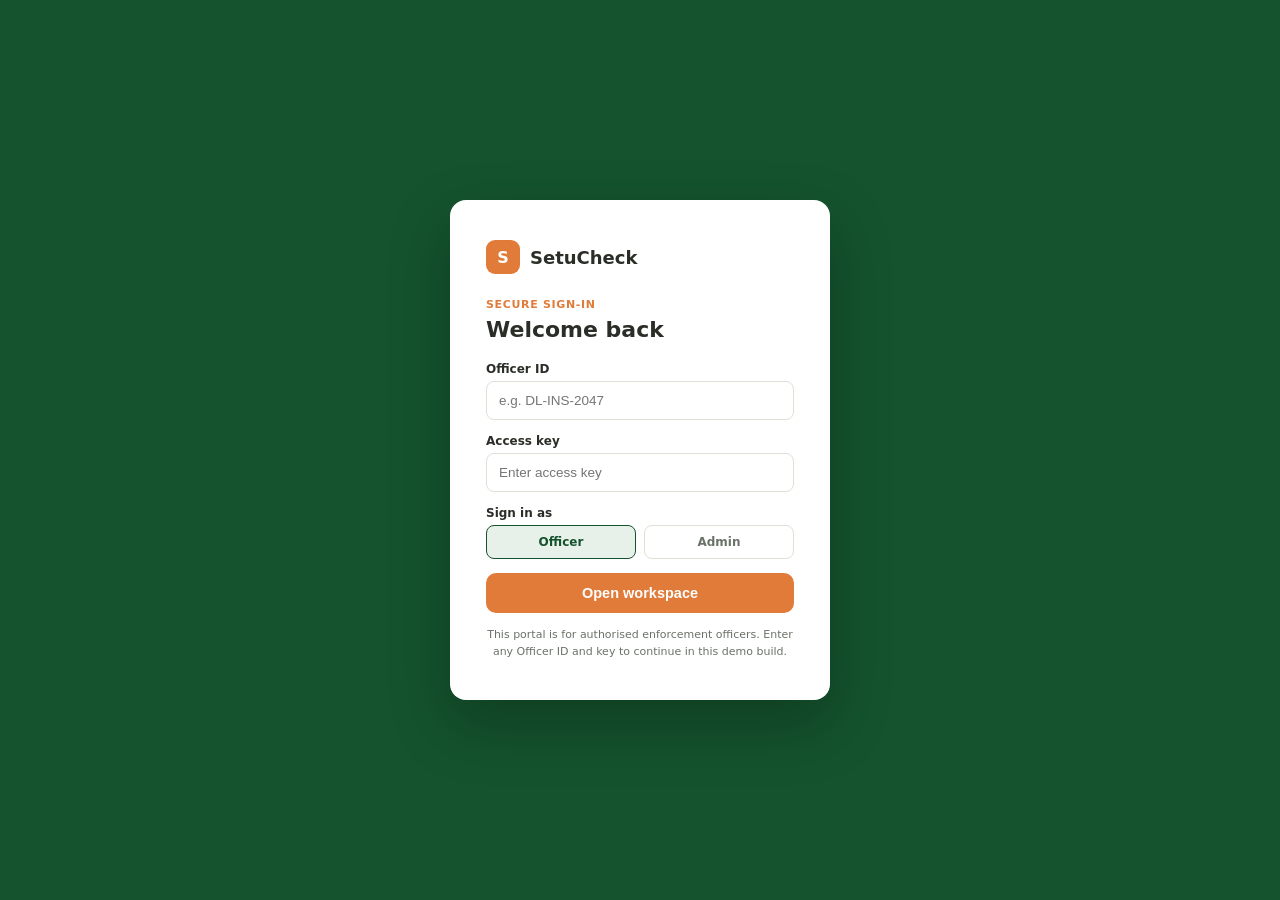
<file: frontend/index.html>
<!DOCTYPE html>
<html lang="en">
<head>
<meta charset="UTF-8" />
<meta name="viewport" content="width=device-width, initial-scale=1.0" />
<title>SetuCheck — Legal Metrology Compliance Portal</title>
<style>
  :root {
    --green:#14532D; --green-tint:#E8F0EA; --orange:#E07B39; --orange-tint:#FBEEE3;
    --ivory:#F7F5EF; --charcoal:#2A2E27; --muted:#6B7268; --border:#E2DFD4;
  }
  * { box-sizing:border-box; }
  body { margin:0; font-family:'Segoe UI',system-ui,-apple-system,sans-serif; background:var(--ivory); color:var(--charcoal); }

  /* ---------- Login screen ---------- */
  #loginScreen { min-height:100vh; display:flex; align-items:center; justify-content:center; background:var(--green); }
  .login-card { background:white; border-radius:16px; padding:40px 36px; width:380px; box-shadow:0 24px 60px rgba(0,0,0,.25); }
  .login-brand { display:flex; align-items:center; gap:10px; margin-bottom:24px; }
  .login-brand .mark { width:34px; height:34px; border-radius:9px; background:var(--orange); display:flex; align-items:center; justify-content:center; color:white; font-family:'Segoe UI Semibold','Segoe UI',system-ui,sans-serif; font-weight:800; }
  .login-brand span { font-family:'Segoe UI Semibold','Segoe UI',system-ui,sans-serif; font-weight:700; font-size:18px; }
  .login-eyebrow { color:var(--orange); font-size:11px; font-weight:700; letter-spacing:.06em; margin-bottom:6px;}
  .login-card h2 { font-family:'Segoe UI Semibold','Segoe UI',system-ui,sans-serif; font-size:22px; margin:0 0 20px; }
  label.field-label { font-size:12px; font-weight:600; display:block; margin-bottom:5px; }
  input.text-input { width:100%; padding:11px 12px; border:1px solid var(--border); border-radius:8px; font-size:13.5px; margin-bottom:14px; }
  button.primary { width:100%; padding:12px 0; border:none; border-radius:10px; background:var(--orange); color:white; font-weight:700; font-size:14.5px; cursor:pointer; }
  button.primary:disabled { opacity:.5; cursor:not-allowed; }
  .login-note { font-size:11px; color:var(--muted); margin-top:14px; line-height:1.5; text-align:center;}

  /* ---------- App shell ---------- */
  #app { display:none; min-height:100vh; }
  body.signed-in #app { display:flex; }
  body.signed-in #loginScreen { display:none; }

  nav.side { width:220px; background:var(--green); color:white; padding:24px 14px; flex-shrink:0; }
  .brand { display:flex; align-items:center; gap:10px; padding:0 8px 24px; }
  .brand .mark { width:32px; height:32px; border-radius:9px; background:var(--orange); display:flex; align-items:center; justify-content:center; font-family:'Segoe UI Semibold','Segoe UI',system-ui,sans-serif; font-weight:800; font-size:15px; }
  .brand span { font-family:'Segoe UI Semibold','Segoe UI',system-ui,sans-serif; font-weight:700; font-size:16.5px; }
  .navitem { display:flex; align-items:center; gap:10px; padding:10px 12px; border-radius:8px; margin-bottom:3px; font-size:14px; cursor:pointer; color:#CFE0D5; }
  .navitem.active { background:var(--orange); color:white; font-weight:600; }
  .navitem:hover:not(.active) { background:rgba(255,255,255,.07); }
  .side-foot { margin-top:22px; padding-top:14px; border-top:1px solid rgba(255,255,255,.12); display:flex; align-items:center; gap:9px; font-size:12.5px; }
  .avatar { width:28px; height:28px; border-radius:50%; background:var(--orange); display:flex; align-items:center; justify-content:center; font-weight:700; font-size:12px; }
  .signout { margin-left:auto; cursor:pointer; color:#CFE0D5; font-size:11px; text-decoration:underline; }

  main { flex:1; padding:26px 36px; max-width:1040px; }
  .topbar { display:flex; justify-content:flex-end; margin-bottom:10px; }
  .lang-toggle { display:flex; gap:2px; background:white; border:1px solid var(--border); border-radius:8px; padding:2px; }
  .lang-toggle button { border:none; background:transparent; padding:5px 12px; border-radius:6px; font-size:12px; font-weight:600; cursor:pointer; color:var(--muted); }
  .lang-toggle button.active { background:var(--green); color:white; }

  .page { display:none; }
  .page.active { display:block; }
  .eyebrow { color:var(--orange); font-size:11px; font-weight:700; letter-spacing:.06em; margin-bottom:6px; }
  h1 { font-family:'Segoe UI Semibold','Segoe UI',system-ui,sans-serif; font-weight:700; font-size:25px; margin:0 0 6px; }
  .lede { color:var(--muted); font-size:13.5px; margin:4px 0 22px; }

  .row2 { display:grid; grid-template-columns:1.6fr 1fr; gap:18px; align-items:start; margin-top:18px; }
  .panel { background:white; border:1px solid var(--border); border-radius:14px; overflow:hidden; }
  .panel-pad { padding:22px; }
  .panel-head { padding:15px 20px; border-bottom:1px solid var(--border); font-family:'Segoe UI Semibold','Segoe UI',system-ui,sans-serif; font-weight:600; font-size:14px; display:flex; justify-content:space-between; align-items:center; }
  .posture { background:var(--green); color:white; border-radius:14px; padding:22px; }
  .posture .eyebrow2 { color:#FFD9B8; font-size:11px; font-weight:700; letter-spacing:.06em; margin-bottom:8px; }
  .posture h2 { font-family:'Segoe UI Semibold','Segoe UI',system-ui,sans-serif; font-size:21px; margin:0 0 8px; }
  .posture p { font-size:12.5px; color:#D6E3DA; line-height:1.5; }

  .stats { display:flex; gap:14px; margin-bottom:22px; flex-wrap:wrap; }
  .stat { background:white; border:1px solid var(--border); border-radius:12px; padding:15px 18px; flex:1; min-width:140px; border-left:4px solid var(--green); }
  .stat.orange { border-left-color:var(--orange); }
  .stat .num { font-family:'Segoe UI Semibold','Segoe UI',system-ui,sans-serif; font-weight:700; font-size:23px; }
  .stat .label { font-size:11.5px; color:var(--muted); margin-top:2px; }

  .drop { border:2px dashed var(--border); border-radius:12px; padding:24px 16px; text-align:center; cursor:pointer; background:var(--ivory); margin-bottom:12px; }
  .drop:hover, .drop.dragover { border-color:var(--green); background:var(--green-tint); }
  .drop svg { color:var(--green); margin-bottom:6px; }
  .drop p { margin:2px 0; font-size:13px; }
  .drop p.hint { font-size:11px; color:var(--muted); }
  #fileInput { display:none; }
  #previewWrap { display:none; text-align:center; margin-bottom:12px; }
  #previewWrap img { max-height:140px; border-radius:10px; border:1px solid var(--border); }
  #status { text-align:center; font-size:12px; margin-top:10px; min-height:16px; }
  #status.error { color:#B3453C; }

  .result-header { display:flex; align-items:center; gap:10px; padding:13px 18px; border-radius:10px; margin:14px 0; font-family:'Segoe UI Semibold','Segoe UI',system-ui,sans-serif; font-weight:700; font-size:14px; }
  .result-header.COMPLIANT { background:var(--green-tint); color:var(--green); }
  .result-header.VIOLATION { background:var(--orange-tint); color:var(--orange); }
  .result-header.WARNING { background:#FBF3E3; color:#B8862F; }
  .decl-row { display:flex; justify-content:space-between; padding:10px 0; border-bottom:1px solid var(--border); font-size:12.8px; }
  .decl-row:last-child { border-bottom:none; }
  .decl-value { color:var(--muted); text-align:right; }
  .issues-box { margin-top:14px; padding:12px 16px; border-radius:10px; background:var(--orange-tint); font-size:12px; }
  .issues-box ul { margin:6px 0 0; padding-left:18px; }

  table { width:100%; border-collapse:collapse; font-size:12.5px; }
  thead th { text-align:left; padding:10px 16px; color:var(--muted); font-weight:600; font-size:10.5px; text-transform:uppercase; letter-spacing:.04em; border-bottom:1px solid var(--border); background:var(--ivory); }
  tbody td { padding:10px 16px; border-bottom:1px solid var(--border); }
  tbody tr:last-child td { border-bottom:none; }
  .pill { display:inline-flex; padding:3px 10px; border-radius:6px; font-size:10.5px; font-weight:700; }
  .pill.COMPLIANT { background:var(--green-tint); color:var(--green); }
  .pill.VIOLATION { background:var(--orange-tint); color:var(--orange); }
  .pill.WARNING { background:#FBF3E3; color:#B8862F; }

  .rule-search { padding:14px 20px; border-bottom:1px solid var(--border); }
  .rule-search input { width:100%; padding:9px 12px; border:1px solid var(--border); border-radius:8px; font-size:13px; }
  .chapter-label { background:var(--green-tint); color:var(--green); font-size:10.5px; font-weight:700; padding:8px 20px; letter-spacing:.04em; }
  .rule-row { padding:14px 20px; border-bottom:1px solid var(--border); cursor:pointer; }
  .rule-row:hover { background:var(--ivory); }
  .rule-num { display:inline-flex; width:26px; height:26px; border-radius:7px; background:var(--green-tint); color:var(--green); align-items:center; justify-content:center; font-family:'Segoe UI Semibold','Segoe UI',system-ui,sans-serif; font-weight:700; font-size:11px; margin-right:10px; }
  .rule-title { font-weight:700; font-size:13px; }
  .rule-summary { font-size:12px; color:var(--muted); margin-top:6px; margin-left:36px; line-height:1.5; display:none; }
  .rule-row.open .rule-summary { display:block; }

  .bar-row { margin-bottom:12px; }
  .bar-label { display:flex; justify-content:space-between; font-size:12px; margin-bottom:4px; }
  .bar-track { height:8px; border-radius:6px; background:var(--border); overflow:hidden; }
  .bar-fill { height:100%; border-radius:6px; }
  .footnote { font-size:11px; color:#9AA097; margin-top:14px; line-height:1.5; }
  .footnote code { background:var(--border); padding:1px 5px; border-radius:4px; }

  button.pdf-btn { width:100%; padding:11px 0; border:1px solid var(--green); border-radius:10px; background:white; color:var(--green); font-weight:700; font-size:13.5px; cursor:pointer; margin-top:10px; }
  button.pdf-btn:hover { background:var(--green-tint); }
  button.doc-btn { width:100%; padding:11px 0; border:1px solid var(--orange); border-radius:10px; background:white; color:var(--orange); font-weight:700; font-size:13.5px; cursor:pointer; margin-top:8px; }
  button.doc-btn:hover { background:var(--orange-tint); }
  #printHeader { display:none; }

  /* ---------- Role select (login) ---------- */
  .role-select { display:flex; gap:8px; margin-bottom:14px; }
  .role-select label { flex:1; border:1px solid var(--border); border-radius:8px; padding:9px 6px; text-align:center; font-size:12px; font-weight:600; cursor:pointer; color:var(--muted); }
  .role-select input { display:none; }
  .role-select input:checked + span { color:var(--green); }
  .role-select label:has(input:checked) { border-color:var(--green); background:var(--green-tint); }
  .role-badge { display:inline-flex; padding:2px 8px; border-radius:6px; font-size:10px; font-weight:700; background:rgba(255,255,255,.14); color:#FFD9B8; margin-left:6px; text-transform:uppercase; letter-spacing:.03em; }
  .navitem.admin-only { display:none; }
  body.role-admin .navitem.admin-only { display:flex; }

  /* ---------- Mode toggle (photo / listing) ---------- */
  .mode-toggle { display:flex; gap:2px; background:var(--ivory); border:1px solid var(--border); border-radius:8px; padding:2px; margin-bottom:14px; }
  .mode-toggle button { flex:1; border:none; background:transparent; padding:8px 0; border-radius:6px; font-size:12.5px; font-weight:600; cursor:pointer; color:var(--muted); }
  .mode-toggle button.active { background:var(--green); color:white; }

  /* ---------- Multi-image uploader ---------- */
  .slots { display:grid; grid-template-columns:repeat(4,1fr); gap:8px; margin-bottom:10px; }
  .slot { position:relative; aspect-ratio:1/1; border:2px dashed var(--border); border-radius:10px; display:flex; flex-direction:column; align-items:center; justify-content:center; cursor:pointer; background:var(--ivory); overflow:hidden; text-align:center; padding:4px; }
  .slot:hover { border-color:var(--green); }
  .slot svg { color:var(--muted); }
  .slot span.slot-hint { font-size:9.5px; color:var(--muted); margin-top:3px; }
  .slot.filled { border-style:solid; border-color:var(--green); padding:0; }
  .slot.filled img { width:100%; height:100%; object-fit:cover; }
  .slot .slot-tag { position:absolute; top:3px; left:3px; background:rgba(20,83,45,.85); color:white; font-size:8.5px; font-weight:700; padding:2px 5px; border-radius:5px; text-transform:uppercase; }
  .slot .slot-remove { position:absolute; top:3px; right:3px; background:rgba(0,0,0,.55); color:white; width:16px; height:16px; border-radius:50%; display:flex; align-items:center; justify-content:center; font-size:10px; line-height:1; cursor:pointer; }
  .slot-select { width:100%; }
  .slot-select select { width:100%; border:none; background:rgba(255,255,255,.92); font-size:9px; padding:2px; }
  .listing-fields textarea { width:100%; padding:10px 12px; border:1px solid var(--border); border-radius:8px; font-size:12.5px; font-family:inherit; margin-bottom:12px; resize:vertical; min-height:96px; }
  select.text-input { width:100%; padding:11px 12px; border:1px solid var(--border); border-radius:8px; font-size:13.5px; margin-bottom:14px; background:white; }

  /* ---------- Async progress ---------- */
  .proc-steps { margin-top:10px; }
  .proc-step { display:flex; align-items:center; gap:8px; font-size:11.5px; color:var(--muted); padding:3px 0; }
  .proc-step .dot { width:8px; height:8px; border-radius:50%; background:var(--border); flex-shrink:0; }
  .proc-step.active .dot { background:var(--orange); animation:pulse 1s infinite; }
  .proc-step.done .dot { background:var(--green); }
  .proc-step.done { color:var(--charcoal); }
  @keyframes pulse { 0%,100%{opacity:1;} 50%{opacity:.35;} }

  .pill.pending, .pill.processing { background:#FBF3E3; color:#B8862F; }
  .pill.failed { background:var(--orange-tint); color:var(--orange); }

  /* ---------- Image trace gallery (report) ---------- */
  .img-gallery { display:grid; grid-template-columns:repeat(auto-fill,minmax(150px,1fr)); gap:12px; margin:14px 0; }
  .img-card { border:1px solid var(--border); border-radius:10px; overflow:hidden; background:var(--ivory); }
  .img-card img { width:100%; height:110px; object-fit:cover; display:block; }
  .img-placeholder { width:100%; height:110px; display:flex; align-items:center; justify-content:center; padding:12px; color:var(--muted); font-size:11px; text-align:center; border-bottom:1px solid var(--border); }
  .img-card .img-card-body { padding:8px 10px; }
  .img-card .img-card-tag { font-size:9.5px; font-weight:700; color:var(--green); text-transform:uppercase; letter-spacing:.03em; }
  .img-card .img-card-ocr { font-size:10.5px; color:var(--muted); margin-top:4px; line-height:1.4; max-height:54px; overflow:hidden; }
  .img-card .img-card-checks { font-size:10px; margin-top:5px; display:flex; gap:6px; flex-wrap:wrap; }
  .chk { padding:1px 6px; border-radius:5px; font-weight:700; }
  .chk.ok { background:var(--green-tint); color:var(--green); }
  .chk.bad { background:var(--orange-tint); color:var(--orange); }

  .conflict-box { margin-top:12px; padding:12px 16px; border-radius:10px; background:#FBF3E3; border:1px solid #E8CE97; font-size:12px; }
  .conflict-box ul { margin:6px 0 0; padding-left:18px; }
  .add-angle-btn { width:100%; padding:9px 0; border:1px dashed var(--green); border-radius:10px; background:transparent; color:var(--green); font-weight:600; font-size:12.5px; cursor:pointer; margin-top:10px; }

  /* ---------- Filter bar (inspections) ---------- */
  .filter-bar { display:flex; gap:8px; padding:14px 20px; border-bottom:1px solid var(--border); flex-wrap:wrap; }
  .filter-bar input, .filter-bar select { padding:8px 10px; border:1px solid var(--border); border-radius:8px; font-size:12px; }
  .filter-bar input[type="text"] { flex:1.4; min-width:160px; }
  .filter-bar select, .filter-bar input[type="date"] { flex:1; min-width:110px; }

  .groupby-toggle { display:flex; gap:2px; background:var(--ivory); border:1px solid var(--border); border-radius:8px; padding:2px; margin-bottom:14px; width:fit-content; }
  .groupby-toggle button { border:none; background:transparent; padding:7px 14px; border-radius:6px; font-size:11.5px; font-weight:600; cursor:pointer; color:var(--muted); }
  .groupby-toggle button.active { background:var(--green); color:white; }

  .officer-roster tbody td { font-size:12.5px; }

  @media print {
    nav.side, .topbar, .eyebrow, .lede, .footnote, button.pdf-btn, button.doc-btn, .add-angle-btn { display:none !important; }
    body, main { padding:0; margin:0; max-width:100%; }
    #printHeader { display:block; margin-bottom:20px; border-bottom:2px solid var(--green); padding-bottom:14px; }
    #printHeader .ph-brand { font-family:'Segoe UI Semibold','Segoe UI',system-ui,sans-serif; font-weight:700; font-size:20px; color:var(--green); }
    #printHeader .ph-meta { font-size:11.5px; color:var(--muted); margin-top:4px; }
    .panel { border:1px solid #ccc; box-shadow:none; }
    .page { display:none !important; }
    .page#page-scan { display:block !important; }
  }
</style>
</head>
<body>

<!-- ================= LOGIN ================= -->
<div id="loginScreen">
  <div class="login-card">
    <div class="login-brand"><div class="mark">S</div><span>SetuCheck</span></div>
    <div class="login-eyebrow" data-i18n="login_eyebrow">SECURE SIGN-IN</div>
    <h2 data-i18n="login_title">Welcome back</h2>
    <label class="field-label" data-i18n="officer_id">Officer ID</label>
    <input class="text-input" id="officerIdInput" placeholder="e.g. DL-INS-2047" />
    <label class="field-label" data-i18n="access_key">Access key</label>
    <input class="text-input" id="accessKeyInput" type="password" placeholder="Enter access key" />
    <label class="field-label" data-i18n="sign_in_as">Sign in as</label>
    <div class="role-select">
      <label><input type="radio" name="roleRadio" value="officer" checked /><span data-i18n="role_officer">Officer</span></label>
      <label><input type="radio" name="roleRadio" value="admin" /><span data-i18n="role_admin">Admin</span></label>
    </div>
    <button class="primary" id="loginBtn" data-i18n="open_workspace">Open workspace</button>
    <div class="login-note" data-i18n="login_note">This portal is for authorised enforcement officers. Enter any Officer ID and key to continue in this demo build.</div>
  </div>
</div>

<!-- ================= APP ================= -->
<div id="app">
  <nav class="side">
    <div class="brand"><div class="mark">S</div><span>SetuCheck</span></div>
    <div class="navitem active" data-page="dashboard" data-i18n="nav_dashboard">Dashboard</div>
    <div class="navitem" data-page="scan" data-i18n="nav_report">Report</div>
    <div class="navitem" data-page="rules" data-i18n="nav_rules">Rule Desk</div>
    <div class="navitem" data-page="inspections" data-i18n="nav_inspections">Inspections</div>
    <div class="navitem" data-page="analytics" data-i18n="nav_analytics">Analytics</div>
    <div class="navitem admin-only" data-page="officers" data-i18n="nav_officers">Officers</div>
    <div class="side-foot">
      <div class="avatar" id="avatarInitial">A</div>
      <div><span id="officerNameDisplay">Officer</span><span class="role-badge" id="roleBadge">Officer</span></div>
      <div class="signout" id="signOutBtn" data-i18n="sign_out">Sign out</div>
    </div>
  </nav>

  <main>
    <div class="topbar">
      <div class="lang-toggle">
        <button id="langEn" class="active">EN</button>
        <button id="langHi">हिं</button>
      </div>
    </div>

    <!-- DASHBOARD -->
    <section class="page active" id="page-dashboard">
      <div class="eyebrow" data-i18n="field_workspace">FIELD WORKSPACE</div>
      <h1><span data-i18n="good_morning">Good morning,</span> <span id="greetName">A.</span></h1>
      <p class="lede" data-i18n="dashboard_lede">Your compliance desk is ready. Start with a package label to run a live scan.</p>

      <div class="row2">
        <div class="panel">
          <div class="panel-head" data-i18n="quick_scan">Quick scan</div>
          <div class="panel-pad">
            <p style="font-size:12px; color:var(--muted); margin-top:0;" data-i18n="quick_scan_sub">Turn the next label in front of you into a decision you can stand behind.</p>

            <div class="mode-toggle">
              <button id="modePhotoBtn" class="active" data-i18n="mode_photo">Photo scan</button>
              <button id="modeListingBtn" data-i18n="mode_listing">Listing text</button>
            </div>

            <div id="photoModeBlock">
              <div class="slots" id="slots"></div>
              <p class="hint" style="margin:0 0 12px; text-align:left;" data-i18n="slots_hint">Up to 4 photos of the same pack — front, back, side. Declarations are merged across all of them.</p>
              <input type="file" id="fileInput" accept="image/*" style="display:none;" />
            </div>

            <div id="listingModeBlock" class="listing-fields" style="display:none;">
              <label class="field-label" data-i18n="listing_text_label">Paste listing text (title, MRP, net quantity, etc.)</label>
              <textarea id="listingTextInput" placeholder="e.g. Everest Sunflower Oil 1L — MRP ₹185, Net Qty: 1 Litre, Mfd: 03/2026, Marketed by XYZ Foods Pvt Ltd, Delhi"></textarea>
            </div>

            <label class="field-label" data-i18n="product_name_optional">Product name (optional)</label>
            <input class="text-input" id="productNameInput" placeholder="e.g. Everest Sunflower Oil" />

            <label class="field-label" data-i18n="category_label">Category</label>
            <select class="text-input" id="categoryInput">
              <option value="Packaged Food" data-i18n="cat_food">Packaged Food</option>
              <option value="Cosmetics & Personal Care" data-i18n="cat_cosmetics">Cosmetics &amp; Personal Care</option>
              <option value="Electronics & Appliances" data-i18n="cat_electronics">Electronics &amp; Appliances</option>
              <option value="Stationery & Others" data-i18n="cat_other">Stationery &amp; Others</option>
            </select>

            <button class="primary" id="scanBtn" disabled data-i18n="scan_now">Scan Now</button>
            <div id="status"></div>
            <div class="proc-steps" id="procSteps" style="display:none;"></div>
          </div>
        </div>

        <div class="posture">
          <div class="eyebrow2" data-i18n="todays_posture">TODAY'S POSTURE</div>
          <h2 id="postureHeadline" data-i18n="field_ready">Field ready</h2>
          <p id="postureBody" data-i18n="no_scans_yet">No scans run yet this session. Run your first scan to populate live signals.</p>
        </div>
      </div>
    </section>

    <!-- REPORT -->
    <section class="page" id="page-scan">
      <div class="eyebrow" data-i18n="field_workspace">FIELD WORKSPACE</div>
      <h1 data-i18n="compliance_report">Compliance Report</h1>
      <p class="lede" data-i18n="report_lede">Result of your most recent scan.</p>
      <div id="reportEmpty" class="panel panel-pad" style="text-align:center; color:var(--muted); font-size:13px;" data-i18n="no_scan_yet">
        No scan yet. Run one from the Dashboard's Quick Scan card.
      </div>
      <div id="reportContent" style="display:none;">
        <div id="printHeader">
          <div class="ph-brand">SetuCheck — Compliance Scan Report</div>
          <div class="ph-meta" id="printMeta"></div>
        </div>
        <div class="result-header" id="resultHeader"></div>
        <div id="imgGallery" class="img-gallery" style="display:none;"></div>
        <div class="panel"><div class="panel-pad" style="padding-top:6px; padding-bottom:6px;"><div id="declList"></div></div></div>
        <div class="issues-box" id="issuesBox" style="display:none;"></div>
        <div class="conflict-box" id="conflictBox" style="display:none;"></div>
        <button class="add-angle-btn" id="addAngleBtn" style="display:none;" data-i18n="add_angle">＋ Add another angle (e.g. reverse panel)</button>
        <input type="file" id="addAngleInput" accept="image/*" style="display:none;" />
        <button class="pdf-btn" id="downloadPdfBtn">⬇ Download Report as PDF</button>
        <button class="doc-btn" id="downloadDocBtn">⬇ Download Editable Report (DOCX)</button>
      </div>
      <div class="footnote">
        <span data-i18n="backend_note">Backend must be running locally at</span> <code>http://localhost:8000</code> (<code>POST /api/scans</code> — async: returns <code>202</code> immediately, worker processes 1–4 images per scan via Postgres queue). If unreachable, this screen falls back to a simulated pending→processing→done result so the demo never breaks.<br/>
        <code>uvicorn main:app --reload --host 0.0.0.0 --port 8000</code>
      </div>
    </section>

    <!-- RULE DESK -->
    <section class="page" id="page-rules">
      <div class="eyebrow" data-i18n="reference_desk">REFERENCE DESK</div>
      <h1 data-i18n="rule_desk_title">The rule desk</h1>
      <p class="lede" data-i18n="rule_desk_lede">All 34 rules of the Legal Metrology (Packaged Commodities) Rules, 2011 — for field orientation, not a substitute for the notified legislation.</p>
      <div class="panel">
        <div class="rule-search"><input id="ruleSearch" placeholder="Search a rule, keyword, or chapter…" /></div>
        <div id="ruleList"></div>
      </div>
    </section>

    <!-- INSPECTIONS -->
    <section class="page" id="page-inspections">
      <div class="eyebrow" data-i18n="evidence_trail">EVIDENCE TRAIL</div>
      <h1 data-i18n="inspections_title">Inspections</h1>
      <p class="lede" data-i18n="inspections_lede">A record of scanned packages and their compliance outcome.</p>
      <div class="panel">
        <div class="panel-head"><span data-i18n="violation_register">Violation register</span> <span id="inspCount" style="font-weight:400; color:var(--muted); font-size:11.5px;"></span></div>
        <div class="filter-bar">
          <input type="text" id="fltSearch" data-i18n-ph="flt_search_ph" placeholder="Search product…" />
          <select id="fltStatus">
            <option value="" data-i18n="flt_all_status">All statuses</option>
            <option value="COMPLIANT" data-i18n="flt_compliant">Compliant</option>
            <option value="WARNING" data-i18n="flt_warning">Warning</option>
            <option value="VIOLATION" data-i18n="flt_violation">Violation</option>
          </select>
          <select id="fltInputType">
            <option value="" data-i18n="flt_all_modes">All modes</option>
            <option value="image" data-i18n="flt_image">Image</option>
            <option value="listing" data-i18n="flt_listing">Listing</option>
          </select>
          <input type="date" id="fltDateFrom" />
          <input type="date" id="fltDateTo" />
        </div>
        <table>
          <thead><tr><th data-i18n="col_product">Product</th><th data-i18n="col_category">Category</th><th data-i18n="col_mode">Mode</th><th data-i18n="col_officer">Officer</th><th data-i18n="col_scanned">Scanned</th><th data-i18n="col_status">Status</th><th data-i18n="col_issues">Issues</th></tr></thead>
          <tbody id="inspBody"></tbody>
        </table>
      </div>
    </section>

    <!-- ANALYTICS -->
    <section class="page" id="page-analytics">
      <div class="eyebrow" data-i18n="signal">SIGNAL</div>
      <h1 data-i18n="analytics_title">Analytics</h1>
      <p class="lede" data-i18n="analytics_lede">Aggregate view of this session's scans.</p>
      <div class="stats">
        <div class="stat"><div class="num" id="anTotal">0</div><div class="label" data-i18n="scans_session">Scans this session</div></div>
        <div class="stat"><div class="num" id="anCompliant">0%</div><div class="label" data-i18n="compliant_rate">Compliant rate</div></div>
        <div class="stat orange"><div class="num" id="anViolations">0</div><div class="label" data-i18n="violations_flagged">Violations flagged</div></div>
      </div>
      <div class="panel panel-pad">
        <div style="font-weight:600; font-family:'Segoe UI Semibold','Segoe UI',system-ui,sans-serif; margin-bottom:8px;" data-i18n="violation_summary">Violation summary — GET /api/summary</div>
        <div class="groupby-toggle">
          <button class="active" data-group="rule" data-i18n="group_rule">By Rule</button>
          <button data-group="category" data-i18n="group_category">By Category</button>
          <button data-group="officer" data-i18n="group_officer">By Officer</button>
          <button data-group="month" data-i18n="group_month">By Month</button>
        </div>
        <div id="issueBars"><p style="color:var(--muted); font-size:12px;" data-i18n="run_scans_hint">Run a few scans to see the breakdown here.</p></div>
      </div>
    </section>

    <!-- OFFICERS (admin only) -->
    <section class="page" id="page-officers">
      <div class="eyebrow" data-i18n="rbac">ROLE-BASED ACCESS</div>
      <h1 data-i18n="officers_title">Officers</h1>
      <p class="lede" data-i18n="officers_lede">Admins see cross-officer visibility; officers only see their own scan history and reports.</p>
      <div class="panel">
        <table class="officer-roster">
          <thead><tr><th data-i18n="col_officer_id">Officer ID</th><th data-i18n="col_role">Role</th><th data-i18n="col_scans_logged">Scans logged (this session)</th></tr></thead>
          <tbody id="officerBody"></tbody>
        </table>
      </div>
    </section>
  </main>
</div>

<script>
  const API_BASE = "";
  const API_URL = `${API_BASE}/api/scans`;
  let authToken = null;

  function authFetch(url, options = {}) {
    const headers = new Headers(options.headers || {});
    headers.set('Authorization', `Bearer ${authToken}`);
    return fetch(url, { ...options, headers });
  }

  // ---------- i18n ----------
  const I18N = {
    en: {
      login_eyebrow:"SECURE SIGN-IN", login_title:"Welcome back", officer_id:"Officer ID", access_key:"Access key",
      open_workspace:"Open workspace", login_note:"This portal is for authorised enforcement officers. Enter any Officer ID and key to continue in this demo build.",
      nav_dashboard:"Dashboard", nav_report:"Report", nav_rules:"Rule Desk", nav_inspections:"Inspections", nav_analytics:"Analytics", sign_out:"Sign out",
      field_workspace:"FIELD WORKSPACE", good_morning:"Good morning,", dashboard_lede:"Your compliance desk is ready. Start with a package label to run a live scan.",
      quick_scan:"Quick scan", quick_scan_sub:"Turn the next label in front of you into a decision you can stand behind.",
      click_upload:"Click to upload", a_label_photo:"a label photo", product_name_optional:"Product name (optional)", scan_now:"Scan Now",
      todays_posture:"TODAY'S POSTURE", field_ready:"Field ready", no_scans_yet:"No scans run yet this session. Run your first scan to populate live signals.",
      compliance_report:"Compliance Report", report_lede:"Result of your most recent scan.", no_scan_yet:"No scan yet. Run one from the Dashboard's Quick Scan card.",
      backend_note:"Backend must be running locally at",
      reference_desk:"REFERENCE DESK", rule_desk_title:"The rule desk",
      rule_desk_lede:"All 34 rules of the Legal Metrology (Packaged Commodities) Rules, 2011 — for field orientation, not a substitute for the notified legislation.",
      evidence_trail:"EVIDENCE TRAIL", inspections_title:"Inspections", inspections_lede:"A record of scanned packages and their compliance outcome.",
      violation_register:"Violation register", col_product:"Product", col_scanned:"Scanned", col_status:"Status", col_issues:"Issues",
      signal:"SIGNAL", analytics_title:"Analytics", analytics_lede:"Aggregate view of this session's scans.",
      scans_session:"Scans this session", compliant_rate:"Compliant rate", violations_flagged:"Violations flagged",
      issue_breakdown:"Issue breakdown", run_scans_hint:"Run a few scans to see the breakdown here.",
      sign_in_as:"Sign in as", role_officer:"Officer", role_admin:"Admin", nav_officers:"Officers",
      mode_photo:"Photo scan", mode_listing:"Listing text",
      slots_hint:"Up to 4 photos of the same pack — front, back, side. Declarations are merged across all of them.",
      listing_text_label:"Paste listing text (title, MRP, net quantity, etc.)",
      category_label:"Category", cat_food:"Packaged Food", cat_cosmetics:"Cosmetics & Personal Care", cat_electronics:"Electronics & Appliances", cat_other:"Stationery & Others",
      add_angle:"＋ Add another angle (e.g. reverse panel)",
      col_category:"Category", col_mode:"Mode", col_officer:"Officer",
      flt_search_ph:"Search product…", flt_all_status:"All statuses", flt_compliant:"Compliant", flt_warning:"Warning", flt_violation:"Violation",
      flt_all_modes:"All modes", flt_image:"Image", flt_listing:"Listing",
      violation_summary:"Violation summary — GET /api/summary",
      group_rule:"By Rule", group_category:"By Category", group_officer:"By Officer", group_month:"By Month",
      rbac:"ROLE-BASED ACCESS", officers_title:"Officers", officers_lede:"Admins see cross-officer visibility; officers only see their own scan history and reports.",
      col_officer_id:"Officer ID", col_role:"Role", col_scans_logged:"Scans logged (this session)",
      step_upload:"Uploading to MinIO…", step_ocr:"Preprocessing (OpenCV) + OCR (EasyOCR)…", step_parse:"Regex parsing + rule engine…",
      step_merge:"Merging images · misleading-declaration & placement checks…", step_report:"Generating PDF + DOCX reports…",
      mock_note:"Backend unreachable — showing a simulated async result (pending → processing → done) so the demo works offline.",
    },
    hi: {
      login_eyebrow:"सुरक्षित प्रवेश", login_title:"वापसी पर स्वागत है", officer_id:"अधिकारी आईडी", access_key:"पासकोड",
      open_workspace:"कार्यक्षेत्र खोलें", login_note:"यह पोर्टल अधिकृत प्रवर्तन अधिकारियों के लिए है। इस डेमो में जारी रखने हेतु कोई भी आईडी और पासकोड दर्ज करें।",
      nav_dashboard:"डैशबोर्ड", nav_report:"रिपोर्ट", nav_rules:"नियम संदर्भ", nav_inspections:"निरीक्षण", nav_analytics:"विश्लेषण", sign_out:"साइन आउट",
      field_workspace:"कार्यक्षेत्र", good_morning:"नमस्ते,", dashboard_lede:"आपका अनुपालन डेस्क तैयार है। एक पैकेज लेबल से स्कैन शुरू करें।",
      quick_scan:"त्वरित जाँच", quick_scan_sub:"सामने के लेबल को एक स्पष्ट निर्णय में बदलें।",
      click_upload:"अपलोड करने हेतु क्लिक करें", a_label_photo:"लेबल की फोटो", product_name_optional:"उत्पाद नाम (वैकल्पिक)", scan_now:"अभी स्कैन करें",
      todays_posture:"आज की स्थिति", field_ready:"क्षेत्र हेतु तैयार", no_scans_yet:"अभी तक कोई स्कैन नहीं हुआ। पहला स्कैन चलाएँ।",
      compliance_report:"अनुपालन रिपोर्ट", report_lede:"आपके नवीनतम स्कैन का परिणाम।", no_scan_yet:"अभी कोई स्कैन नहीं। डैशबोर्ड से त्वरित जाँच चलाएँ।",
      backend_note:"बैकएंड स्थानीय रूप से यहाँ चल रहा होना चाहिए",
      reference_desk:"संदर्भ डेस्क", rule_desk_title:"नियम संदर्भ डेस्क",
      rule_desk_lede:"Legal Metrology (Packaged Commodities) Rules, 2011 के सभी 34 नियम — क्षेत्रीय संदर्भ हेतु, अधिसूचित कानून का विकल्प नहीं।",
      evidence_trail:"साक्ष्य लॉग", inspections_title:"निरीक्षण", inspections_lede:"स्कैन किए गए उत्पादों और उनके अनुपालन परिणाम का रिकॉर्ड।",
      violation_register:"उल्लंघन रजिस्टर", col_product:"उत्पाद", col_scanned:"स्कैन समय", col_status:"स्थिति", col_issues:"समस्याएँ",
      signal:"संकेत", analytics_title:"विश्लेषण", analytics_lede:"इस सत्र के स्कैन का सारांश।",
      scans_session:"इस सत्र में स्कैन", compliant_rate:"अनुपालन दर", violations_flagged:"उल्लंघन चिह्नित",
      issue_breakdown:"समस्या विवरण", run_scans_hint:"विवरण देखने हेतु कुछ स्कैन चलाएँ।",
      sign_in_as:"इस रूप में प्रवेश करें", role_officer:"अधिकारी", role_admin:"व्यवस्थापक", nav_officers:"अधिकारीगण",
      mode_photo:"फोटो स्कैन", mode_listing:"लिस्टिंग टेक्स्ट",
      slots_hint:"एक ही पैक की 4 तक फोटो — आगे, पीछे, बगल। सभी में मिली घोषणाएँ मिला दी जाती हैं।",
      listing_text_label:"लिस्टिंग टेक्स्ट पेस्ट करें (शीर्षक, MRP, मात्रा आदि)",
      category_label:"श्रेणी", cat_food:"पैक्ड खाद्य पदार्थ", cat_cosmetics:"सौंदर्य प्रसाधन", cat_electronics:"इलेक्ट्रॉनिक्स", cat_other:"अन्य",
      add_angle:"＋ एक और फोटो जोड़ें (जैसे पिछला पैनल)",
      col_category:"श्रेणी", col_mode:"मोड", col_officer:"अधिकारी",
      flt_search_ph:"उत्पाद खोजें…", flt_all_status:"सभी स्थितियाँ", flt_compliant:"अनुपालित", flt_warning:"चेतावनी", flt_violation:"उल्लंघन",
      flt_all_modes:"सभी मोड", flt_image:"फोटो", flt_listing:"लिस्टिंग",
      violation_summary:"उल्लंघन सारांश — GET /api/summary",
      group_rule:"नियम अनुसार", group_category:"श्रेणी अनुसार", group_officer:"अधिकारी अनुसार", group_month:"माह अनुसार",
      rbac:"भूमिका-आधारित पहुँच", officers_title:"अधिकारीगण", officers_lede:"व्यवस्थापक सभी अधिकारियों को देख सकते हैं; अधिकारी केवल अपना रिकॉर्ड देखते हैं।",
      col_officer_id:"अधिकारी आईडी", col_role:"भूमिका", col_scans_logged:"इस सत्र में स्कैन",
      step_upload:"MinIO में अपलोड हो रहा है…", step_ocr:"प्रीप्रोसेसिंग (OpenCV) + OCR (EasyOCR)…", step_parse:"नियम इंजन द्वारा विश्लेषण…",
      step_merge:"छवियाँ मिलाई जा रही हैं · भ्रामक घोषणा व प्लेसमेंट जाँच…", step_report:"PDF + DOCX रिपोर्ट बन रही है…",
      mock_note:"बैकएंड उपलब्ध नहीं — डेमो हेतु सिम्युलेटेड परिणाम दिखाया जा रहा है (pending → processing → done)।",
    }
  };
  let currentLang = 'en';
  function applyLang(lang) {
    currentLang = lang;
    document.getElementById('langEn').classList.toggle('active', lang === 'en');
    document.getElementById('langHi').classList.toggle('active', lang === 'hi');
    document.querySelectorAll('[data-i18n]').forEach(el => {
      const key = el.getAttribute('data-i18n');
      if (I18N[lang][key]) el.textContent = I18N[lang][key];
    });
    document.querySelectorAll('[data-i18n-ph]').forEach(el => {
      const key = el.getAttribute('data-i18n-ph');
      if (I18N[lang][key]) el.placeholder = I18N[lang][key];
    });
    renderAll();
  }
  document.getElementById('langEn').addEventListener('click', () => applyLang('en'));
  document.getElementById('langHi').addEventListener('click', () => applyLang('hi'));

  // ---------- Login ----------
  let currentRole = 'officer';
  document.getElementById('loginBtn').addEventListener('click', async () => {
    const id = document.getElementById('officerIdInput').value.trim();
    const key = document.getElementById('accessKeyInput').value.trim();
    if (!id || !key) { alert('Enter an Officer ID and access key to continue.'); return; }

    try {
      const body = new URLSearchParams();
      body.set('username', id);
      body.set('password', key);

      const res = await fetch(`${API_BASE}/auth/jwt/login`, {
        method: 'POST',
        headers: { 'Content-Type': 'application/x-www-form-urlencoded' },
        body,
      });

      if (!res.ok) {
        let message = `Server responded ${res.status}`;
        try {
          const errorData = await res.json();
          message = errorData.detail || errorData.message || message;
        } catch (_) {}
        throw new Error(message);
      }

      const data = await res.json();
      authToken = data.access_token;

      currentRole = document.querySelector('input[name="roleRadio"]:checked').value;
      document.getElementById('officerNameDisplay').textContent = id;
      document.getElementById('avatarInitial').textContent = id.charAt(0).toUpperCase();
      document.getElementById('greetName').textContent = id.split('-')[0] || id;
      document.getElementById('roleBadge').textContent = currentRole === 'admin' ? I18N[currentLang].role_admin : I18N[currentLang].role_officer;
      document.body.classList.toggle('role-admin', currentRole === 'admin');
      document.body.classList.add('signed-in');
      renderOfficers();
    } catch (err) {
      alert(err.message || 'Sign-in failed.');
    }
  });
  document.getElementById('signOutBtn').addEventListener('click', () => {
    authToken = null;
    document.body.classList.remove('signed-in');
    document.body.classList.remove('role-admin');
    document.getElementById('officerIdInput').value = '';
    document.getElementById('accessKeyInput').value = '';
    goto('dashboard');
  });

  // ---------- Nav ----------
  document.querySelectorAll('.navitem').forEach(item => item.addEventListener('click', () => goto(item.dataset.page)));
  function goto(page) {
    document.querySelectorAll('.navitem').forEach(n => n.classList.toggle('active', n.dataset.page === page));
    document.querySelectorAll('.page').forEach(p => p.classList.toggle('active', p.id === 'page-' + page));
  }

  // ---------- Scan (multi-image + listing-text modes) ----------
  let sessionScans = [];
  const MAX_IMAGES = 4;
  const POLL_INTERVAL_MS = 1500;
  const POLL_TIMEOUT_MS = 120000;
  const LABEL_CYCLE = ['front','back','side','other'];
  let scanMode = 'photo';
  let imageSlots = []; // {file, url, label}
  const fileInput = document.getElementById('fileInput');
  const scanBtn = document.getElementById('scanBtn');
  const statusEl = document.getElementById('status');
  const procStepsEl = document.getElementById('procSteps');

  document.getElementById('modePhotoBtn').addEventListener('click', () => setMode('photo'));
  document.getElementById('modeListingBtn').addEventListener('click', () => setMode('listing'));
  function setMode(m) {
    scanMode = m;
    document.getElementById('modePhotoBtn').classList.toggle('active', m === 'photo');
    document.getElementById('modeListingBtn').classList.toggle('active', m === 'listing');
    document.getElementById('photoModeBlock').style.display = m === 'photo' ? 'block' : 'none';
    document.getElementById('listingModeBlock').style.display = m === 'listing' ? 'block' : 'none';
    updateScanBtnState();
  }

  function renderSlots() {
    const wrap = document.getElementById('slots');
    wrap.innerHTML = '';
    for (let i = 0; i < MAX_IMAGES; i++) {
      const slot = imageSlots[i];
      const div = document.createElement('div');
      if (slot) {
        div.className = 'slot filled';
        div.innerHTML = `
          <span class="slot-tag">${slot.label}</span>
          <span class="slot-remove" data-i="${i}">✕</span>
          <img src="${slot.url}" alt="${slot.label}" />
          <div class="slot-select" style="position:absolute; bottom:0; left:0; right:0;">
            <select data-i="${i}">${LABEL_CYCLE.map(l => `<option value="${l}" ${l===slot.label?'selected':''}>${l}</option>`).join('')}</select>
          </div>`;
        div.querySelector('.slot-remove').addEventListener('click', (e) => { e.stopPropagation(); imageSlots.splice(i,1); renderSlots(); updateScanBtnState(); });
        div.querySelector('select').addEventListener('click', e => e.stopPropagation());
        div.querySelector('select').addEventListener('change', e => { imageSlots[i].label = e.target.value; });
      } else {
        div.className = 'slot';
        div.innerHTML = `<svg width="20" height="20" viewBox="0 0 24 24" fill="none" stroke="currentColor" stroke-width="1.8"><path d="M12 16V4M12 4l-4 4M12 4l4 4"/><path d="M20 16v3a2 2 0 0 1-2 2H6a2 2 0 0 1-2-2v-3"/></svg><span class="slot-hint">${i===0 ? 'Front' : 'Add'}</span>`;
        div.addEventListener('click', () => fileInput.click());
      }
      wrap.appendChild(div);
    }
  }
  fileInput.addEventListener('change', e => {
    if (!e.target.files.length) return;
    Array.from(e.target.files).slice(0, MAX_IMAGES - imageSlots.length).forEach(file => {
      const label = LABEL_CYCLE[imageSlots.length % LABEL_CYCLE.length];
      imageSlots.push({ file, url: URL.createObjectURL(file), label });
    });
    fileInput.value = '';
    renderSlots();
    updateScanBtnState();
  });
  renderSlots();

  document.getElementById('listingTextInput').addEventListener('input', updateScanBtnState);
  function updateScanBtnState() {
    scanBtn.disabled = scanMode === 'photo' ? imageSlots.length === 0 : document.getElementById('listingTextInput').value.trim().length === 0;
  }

  function runProcSteps(stepKeys, onDone) {
    procStepsEl.style.display = 'block';
    procStepsEl.innerHTML = stepKeys.map((k,i) => `<div class="proc-step" id="pstep${i}"><div class="dot"></div><span>${I18N[currentLang][k]}</span></div>`).join('');
    let i = 0;
    function next() {
      if (i > 0) document.getElementById(`pstep${i-1}`).classList.replace('active','done');
      if (i >= stepKeys.length) { setTimeout(onDone, 350); return; }
      document.getElementById(`pstep${i}`).classList.add('active');
      i++;
      setTimeout(next, 480 + Math.random()*280);
    }
    next();
  }

  const CATEGORY_TITLES = {
    "Packaged Food": ["Everest Sunflower Oil 1L", "Aashirvaad Atta 5kg", "Parle-G Biscuits 200g", "Tata Salt 1kg"],
    "Cosmetics & Personal Care": ["Fair Glow Face Cream 50g", "Herbal Shampoo 200ml", "Ayur Soap 100g"],
    "Electronics & Appliances": ["Havells Extension Board", "Bajaj Table Fan", "Philips LED Bulb 9W"],
    "Stationery & Others": ["Classmate Notebook Pack", "Camlin Geometry Box", "Nataraj Pencil Box"]
  };
  const OCR_SNIPPETS = {
    front: "MRP ₹{mrp} (incl. of all taxes) · Net Qty {qty} · {name}",
    back: "Mfd: {date} · Mktd by: {addr} · Consumer care: {care}",
    side: "Batch no. XY{rand} · Best before {date}",
    other: "FSSAI Lic. No. {rand}0000{rand} · Country of Origin: India"
  };

  function rand(n) { return Math.floor(Math.random()*n); }
  function pick(arr) { return arr[rand(arr.length)]; }

  function buildMockResult() {
    const now = new Date();
    const inputType = scanMode === 'photo' ? 'image' : 'listing';
    const category = document.getElementById('categoryInput').value;
    const productNameField = document.getElementById('productNameInput').value.trim();
    const mrp = 40 + rand(300);
    const mrp2 = Math.random() < 0.22 ? mrp + (5 + rand(20)) : mrp; // occasional cross-image conflict
    const qty = pick(['500 g','1 kg','1 Litre','200 ml','250 g','1 unit']);
    const dateStr = `${(1+rand(12)).toString().padStart(2,'0')}/202${5+rand(2)}`;
    const addr = pick(['XYZ Foods Pvt Ltd, Okhla Industrial Area, New Delhi - 110020','ABC Cosmetics Ltd, MIDC, Pune - 411019','Nova Electricals, Sector 58, Noida - 201301']);
    const care = Math.random() < 0.82 ? '1800-XXX-XXXX / care@brand.in' : null;
    const missingAddress = Math.random() < 0.15;
    const badReadability = Math.random() < 0.25;
    const badPlacement = Math.random() < 0.2;

    const issues = [];
    const misleading = [];
    if (missingAddress) issues.push('Manufacturer/packer address missing (Rule 6(1)(a))');
    if (badReadability) issues.push('Numerals below the readable-height heuristic threshold (Rule 7 reference)');
    if (badPlacement) issues.push('Declarations scattered outside the principal display panel cluster (Rule 8)');
    if (!care) issues.push('Consumer care contact not detected on any submitted image');

    let images = [];
    if (inputType === 'image') {
      images = imageSlots.map((slot, idx) => {
        const useMrp = (idx === 1 && mrp2 !== mrp) ? mrp2 : mrp;
        const text = (OCR_SNIPPETS[slot.label] || OCR_SNIPPETS.other)
          .replace('{mrp}', useMrp).replace('{qty}', qty).replace('{name}', productNameField || pick(CATEGORY_TITLES[category]))
          .replace('{date}', dateStr).replace('{addr}', missingAddress ? '— not detected —' : addr)
          .replace('{care}', care || '— not detected —').replace(/{rand}/g, () => rand(9));
        return { label: slot.label, url: slot.url, ocrExcerpt: text, fontOk: !(badReadability && idx===0), placementOk: !(badPlacement && idx===0) };
      });
      if (mrp2 !== mrp && images.length >= 2) {
        misleading.push(`MRP inconsistency across images: ₹${mrp} on "${images[0].label}" vs ₹${mrp2} on "${images[1].label}" — flagged, not auto-resolved (misleading declaration).`);
      }
    }

    const hasHardViolation = missingAddress || misleading.length > 0;
    const status = hasHardViolation ? 'VIOLATION' : (issues.length > 0 ? 'WARNING' : 'COMPLIANT');

    return {
      id: 'scan_' + Date.now() + '_' + rand(9999),
      inputType, status,
      productName: productNameField || pick(CATEGORY_TITLES[category]),
      category,
      scannedAt: now.toISOString(),
      officer: document.getElementById('officerNameDisplay').textContent,
      role: currentRole,
      mrp: '₹' + mrp + (mrp2!==mrp ? ` (conflict: ₹${mrp2} on another image)` : ''),
      netQuantity: qty,
      manufactureDate: dateStr,
      manufacturerAddress: missingAddress ? 'Not detected' : addr,
      consumerCare: care || 'Not detected',
      placementCheck: badPlacement ? 'Scattered — Rule 8 flag' : 'Grouped (DBSCAN clustered)',
      readabilityCheck: badReadability ? 'Below heuristic threshold' : 'Within relative heuristic range',
      issues, misleading, images,
      rawListingText: inputType === 'listing' ? document.getElementById('listingTextInput').value.trim() : null
    };
  }

  async function pollScan(scanId, onUpdate) {
    const started = Date.now();

    while (Date.now() - started < POLL_TIMEOUT_MS) {
      const res = await authFetch(
        `${API_BASE}/api/scans/${encodeURIComponent(scanId)}`
      );

      if (!res.ok) {
        throw new Error(`Failed to fetch scan ${scanId}: ${res.status}`);
      }

      const data = await res.json();
      const normalizedStatus = String(data.status || '').trim().toUpperCase();
      data.status = normalizedStatus;

      console.log('[Setu] poll:', data.id, 'status=', data.status);
      onUpdate?.(data);

      if (['COMPLIANT', 'WARNING', 'VIOLATION', 'FAILED'].includes(data.status)) {
        console.log('[Setu] terminal scan:', data.id, data.status);
        return data;
      }

      await new Promise(resolve => setTimeout(resolve, POLL_INTERVAL_MS));
    }

    throw new Error('Scan processing timed out. Check the Inspections page for its status.');
  }

  function mapBackendScan(data, localCategory = null) {
    const issues = Array.isArray(data.issues)
      ? data.issues
      : (data.issues ? Object.values(data.issues) : []);

    const imageOrder = { front: 0, back: 1, side: 2, other: 3 };
    const images = (data.images || [])
      .map(img => ({
        id: img.id,
        label: img.label,
        ocrExcerpt: img.raw_text || '',
        fontOk: img.font_ok,
        placementOk: img.placement_ok,
        status: img.status,
        errorMessage: img.error_message,
        url: null,
      }))
      .sort((a, b) =>
        (imageOrder[String(a.label).toLowerCase()] ?? 99) -
        (imageOrder[String(b.label).toLowerCase()] ?? 99)
      );

    return {
      id: data.id,
      inputType: data.input_type || 'image',
      status: data.status,
      productName: data.product_name || 'Untitled scan',
      category: data.category || localCategory || '—',
      scannedAt: data.created_at || new Date().toISOString(),
      officer: document.getElementById('officerNameDisplay').textContent,
      role: currentRole,
      mrp: data.mrp || 'Not detected',
      netQuantity: data.net_quantity || 'Not detected',
      manufactureDate: data.date_of_mfg || 'Not detected',
      manufacturerAddress: data.manufacturer_address || 'Not detected',
      consumerCare: data.consumer_care || 'Not detected',
      placementCheck: data.placement_ok === true
        ? 'Declarations grouped together'
        : data.placement_ok === false
          ? 'Declarations scattered across the label'
          : 'Not applicable',
      readabilityCheck: data.font_ok === true
        ? 'Passed readability heuristic'
        : data.font_ok === false
          ? 'Failed readability heuristic'
          : 'Not applicable',
      issues,
      misleading: [],
      images,
      rawListingText: data.raw_text || null,
    };
  }

  scanBtn.addEventListener('click', async () => {
    scanBtn.disabled = true;
    statusEl.className = '';
    statusEl.textContent = '';

    try {
      const isListing = scanMode === 'listing';
      const stepKeys = isListing
        ? ['step_parse', 'step_report']
        : ['step_upload','step_ocr','step_parse','step_merge','step_report'];

      runProcSteps(stepKeys, () => {});

      const formData = new FormData();
      const productName = document.getElementById('productNameInput').value.trim();
      const category = document.getElementById('categoryInput').value;

      if (isListing) {
        const listingText = document.getElementById('listingTextInput').value.trim();

        if (!listingText) {
          throw new Error('Enter listing text before scanning.');
        }

        formData.append('listing_text', listingText);
        if (productName) formData.append('product_name', productName);
      } else {
        imageSlots.forEach(s => {
          formData.append('files', s.file);
          formData.append('labels', s.label);
        });

        if (productName) formData.append('product_name', productName);
      }

      const res = await authFetch(API_URL, { method: 'POST', body: formData });
      if (!res.ok) {
        let detail = `Server responded ${res.status}`;
        try {
          const body = await res.json();
          if (body.detail) detail = body.detail;
        } catch (_) {}
        throw new Error(detail);
      }

      const accepted = await res.json();
      goto('scan');
      statusEl.textContent = `Scan ${accepted.id} accepted. Processing…`;

      const finished = await pollScan(accepted.id, current => {
        statusEl.textContent = `Scan status: ${current.status}`;
      });

      const mapped = mapBackendScan(finished, category);
      await hydrateImageUrls(mapped);
      sessionScans.unshift(mapped);
      resetScanForm();
      renderAll();
      goto('scan');
    } catch (err) {
      statusEl.className = 'error';
      statusEl.textContent = err.message || 'Scan failed.';
      scanBtn.disabled = false;
    }
  });

  function resetScanForm() {
    scanBtn.disabled = false;
    imageSlots = []; renderSlots();
    document.getElementById('listingTextInput').value = '';
    document.getElementById('productNameInput').value = '';
    statusEl.textContent = ''; statusEl.className = '';
    procStepsEl.style.display = 'none'; procStepsEl.innerHTML = '';
    updateScanBtnState();
  }

  // ---------- Add another angle (append image to an in-progress scan) ----------
  document.getElementById('addAngleBtn').addEventListener('click', () => document.getElementById('addAngleInput').click());
  document.getElementById('addAngleInput').addEventListener('change', e => {
    if (!e.target.files.length || !sessionScans.length) return;
    const scan = sessionScans[0];
    const nextLabel = LABEL_CYCLE[(scan.images?.length || 0) % LABEL_CYCLE.length];
    const file = e.target.files[0];
    const url = URL.createObjectURL(file);
    scan.images = scan.images || [];
    scan.images.push({ label: nextLabel, url, ocrExcerpt: 'Re-processed after appended image — merged into declaration set.', fontOk: true, placementOk: true });
    // Re-run a light merge: address/care resolved if this new angle supplies them
    if (scan.manufacturerAddress === 'Not detected') { scan.manufacturerAddress = 'ABC Industries, Industrial Area, detected on appended image'; scan.issues = scan.issues.filter(i => !i.includes('address')); }
    if (scan.consumerCare === 'Not detected') { scan.consumerCare = '1800-XXX-XXXX (detected on appended image)'; scan.issues = scan.issues.filter(i => !i.includes('Consumer care')); }
    if (scan.issues.length === 0 && scan.misleading.length === 0) scan.status = 'COMPLIANT';
    else if (scan.misleading.length === 0) scan.status = 'WARNING';
    e.target.value = '';
    renderAll();
  });

  const FIELD_LABELS_EN = { category:"Category", mrp:"Maximum Retail Price", netQuantity:"Net Quantity", manufactureDate:"Date of Manufacture", manufacturerAddress:"Manufacturer/Packer Address", consumerCare:"Consumer Care Details", placementCheck:"Placement — grouped on PDP (Rule 8)", readabilityCheck:"Readability — relative heuristic (not a certified Rule 7 mm verdict)" };

  async function hydrateImageUrls(scan) {
    if (!scan?.images?.length) return scan;

    await Promise.all(scan.images.map(async image => {
      try {
        const res = await authFetch(
          `${API_BASE}/api/scans/${encodeURIComponent(scan.id)}/images/${encodeURIComponent(image.id)}`
        );
        if (!res.ok) return;

        const blob = await res.blob();
        image.url = URL.createObjectURL(blob);
      } catch (error) {
        console.warn('[Setu] image preview unavailable:', image.id, error);
      }
    }));

    return scan;
  }

  function renderAll() { renderPosture(); renderReport(sessionScans[0]); renderInspections(); renderAnalytics(); renderOfficers(); }

  function renderPosture() {
    const violations = sessionScans.filter(s => s.status === 'VIOLATION').length;
    const headline = document.getElementById('postureHeadline');
    const body = document.getElementById('postureBody');
    if (sessionScans.length === 0) return;
    if (violations > 0) {
      headline.textContent = currentLang === 'hi' ? `${violations} उल्लंघन आज` : `${violations} violation${violations===1?'':'s'} today`;
      body.textContent = currentLang === 'hi' ? 'निरीक्षण अनुभाग में समीक्षा करें।' : 'Review flagged scans in Inspections before closing your round.';
    } else {
      headline.textContent = I18N[currentLang].field_ready;
      body.textContent = currentLang === 'hi' ? 'इस सत्र के सभी स्कैन अनुपालित रहे।' : 'All scans this session came back compliant.';
    }
  }

  function renderReport(data) {
    if (!data) return;
    document.getElementById('reportEmpty').style.display = 'none';
    document.getElementById('reportContent').style.display = 'block';
    const header = document.getElementById('resultHeader');
    header.className = 'result-header ' + data.status;
    header.textContent = data.status === 'COMPLIANT' ? '✓  All mandatory declarations detected'
      : data.status === 'VIOLATION' ? '⚠  Violation — core declaration missing or misleading' : '△  Minor issues found';

    const gallery = document.getElementById('imgGallery');
    if (data.images && data.images.length) {
      gallery.style.display = 'grid';
      gallery.innerHTML = data.images.map(img => `
        <div class="img-card">
          ${img.url
            ? `<img src="${img.url}" alt="${img.label}" loading="lazy" />`
            : `<div class="img-placeholder" aria-label="${img.label} image preview unavailable">Image preview unavailable</div>`
          }
          <div class="img-card-body">
            <div class="img-card-tag">${img.label}</div>
            <div class="img-card-ocr">${img.ocrExcerpt}</div>
            <div class="img-card-checks">
              <span class="chk ${img.fontOk?'ok':'bad'}">Readability ${img.fontOk?'OK':'flag'}</span>
              <span class="chk ${img.placementOk?'ok':'bad'}">Placement ${img.placementOk?'OK':'flag'}</span>
            </div>
          </div>
        </div>`).join('');
    } else { gallery.style.display = 'none'; gallery.innerHTML = ''; }

    const declList = document.getElementById('declList');
    declList.innerHTML = '';
    ['category','mrp','netQuantity','manufactureDate','manufacturerAddress','consumerCare','placementCheck','readabilityCheck'].forEach(key => {
      const row = document.createElement('div');
      row.className = 'decl-row';
      row.innerHTML = `<span>${FIELD_LABELS_EN[key]}</span><span class="decl-value">${data[key] ?? '—'}</span>`;
      declList.appendChild(row);
    });

    const issuesBox = document.getElementById('issuesBox');
    if (data.issues && data.issues.length) {
      issuesBox.style.display = 'block';
      issuesBox.innerHTML = `<strong>Issues found:</strong><ul>${data.issues.map(i => `<li>${i}</li>`).join('')}</ul>`;
    } else { issuesBox.style.display = 'none'; }

    const conflictBox = document.getElementById('conflictBox');
    if (data.misleading && data.misleading.length) {
      conflictBox.style.display = 'block';
      conflictBox.innerHTML = `<strong>⚠ Misleading-declaration flags (cross-image conflicts are never silently auto-resolved):</strong><ul>${data.misleading.map(i => `<li>${i}</li>`).join('')}</ul>`;
    } else { conflictBox.style.display = 'none'; }

    const addAngleBtn = document.getElementById('addAngleBtn');
    addAngleBtn.style.display = (data.inputType === 'image' && (data.images?.length||0) < MAX_IMAGES && data.status !== 'COMPLIANT') ? 'block' : 'none';

    const officer = data.officer || document.getElementById('officerNameDisplay').textContent;
    document.getElementById('printMeta').textContent =
      `${data.productName || 'Untitled scan'}  ·  ${data.category||''}  ·  Scanned ${new Date(data.scannedAt).toLocaleString()}  ·  Officer: ${officer}  ·  Mode: ${data.inputType}`;
  }

  function getFilteredScans() {
    const search = (document.getElementById('fltSearch')?.value || '').trim().toLowerCase();
    const status = document.getElementById('fltStatus')?.value || '';
    const inputType = document.getElementById('fltInputType')?.value || '';
    const from = document.getElementById('fltDateFrom')?.value;
    const to = document.getElementById('fltDateTo')?.value;
    return sessionScans.filter(s => {
      if (search && !(s.productName||'').toLowerCase().includes(search)) return false;
      if (status && s.status !== status) return false;
      if (inputType && s.inputType !== inputType) return false;
      const d = new Date(s.scannedAt);
      if (from && d < new Date(from)) return false;
      if (to && d > new Date(to + 'T23:59:59')) return false;
      return true;
    });
  }
  ['fltSearch','fltStatus','fltInputType','fltDateFrom','fltDateTo'].forEach(id => {
    document.getElementById(id)?.addEventListener('input', renderInspections);
  });

  function renderInspections() {
    const filtered = getFilteredScans();
    document.getElementById('inspCount').textContent = `${filtered.length} record${filtered.length===1?'':'s'}`;
    const body = document.getElementById('inspBody');
    body.innerHTML = '';
    if (filtered.length === 0) { body.innerHTML = `<tr><td colspan="7" style="text-align:center; color:var(--muted);">No scans match these filters.</td></tr>`; return; }
    filtered.forEach(s => {
      const tr = document.createElement('tr');
      const issueCount = (s.issues?.length||0) + (s.misleading?.length||0);
      tr.innerHTML = `<td><strong>${s.productName || 'Untitled scan'}</strong></td>
        <td style="color:var(--muted);">${s.category || '—'}</td>
        <td style="color:var(--muted); text-transform:capitalize;">${s.inputType || 'image'}</td>
        <td style="color:var(--muted);">${s.officer || '—'}</td>
        <td style="color:var(--muted);">${new Date(s.scannedAt).toLocaleTimeString()}</td>
        <td><span class="pill ${s.status}">${s.status}</span></td>
        <td style="color:var(--muted);">${issueCount ? issueCount + ' issue' + (issueCount===1?'':'s') : '—'}</td>`;
      body.appendChild(tr);
    });
  }

  function renderOfficers() {
    const body = document.getElementById('officerBody');
    if (!body) return;
    const officerName = document.getElementById('officerNameDisplay').textContent || 'Officer';
    const counts = {};
    sessionScans.forEach(s => { counts[s.officer || officerName] = (counts[s.officer || officerName] || 0) + 1; });
    if (!Object.keys(counts).length) counts[officerName] = 0;
    body.innerHTML = Object.entries(counts).map(([name, count]) => `
      <tr><td><strong>${name}</strong></td><td>${name === officerName ? (currentRole === 'admin' ? 'Admin' : 'Officer') : 'Officer'}</td><td>${count}</td></tr>
    `).join('');
  }

  let summaryGroupBy = 'rule';
  document.querySelectorAll('.groupby-toggle button').forEach(btn => {
    btn.addEventListener('click', () => {
      summaryGroupBy = btn.dataset.group;
      document.querySelectorAll('.groupby-toggle button').forEach(b => b.classList.toggle('active', b === btn));
      renderAnalytics();
    });
  });

  function renderAnalytics() {
    const total = sessionScans.length;
    document.getElementById('anTotal').textContent = total;
    const compliant = sessionScans.filter(s => s.status === 'COMPLIANT').length;
    document.getElementById('anCompliant').textContent = total ? Math.round((compliant/total)*100) + '%' : '0%';
    document.getElementById('anViolations').textContent = sessionScans.filter(s => s.status === 'VIOLATION').length;

    const counts = {};
    if (summaryGroupBy === 'rule') {
      sessionScans.forEach(s => { (s.issues||[]).forEach(i => counts[i] = (counts[i]||0)+1); (s.misleading||[]).forEach(i => counts['Misleading declaration flag'] = (counts['Misleading declaration flag']||0)+1); });
    } else if (summaryGroupBy === 'category') {
      sessionScans.forEach(s => { const k = s.category || 'Uncategorised'; counts[k] = (counts[k]||0)+1; });
    } else if (summaryGroupBy === 'officer') {
      sessionScans.forEach(s => { const k = s.officer || 'Unknown'; counts[k] = (counts[k]||0)+1; });
    } else if (summaryGroupBy === 'month') {
      sessionScans.forEach(s => { const d = new Date(s.scannedAt); const k = d.toLocaleString(undefined,{month:'short', year:'numeric'}); counts[k] = (counts[k]||0)+1; });
    }
    const entries = Object.entries(counts).sort((a,b) => b[1]-a[1]);
    const bars = document.getElementById('issueBars');
    if (!entries.length) { bars.innerHTML = `<p style="color:var(--muted); font-size:12px;">${I18N[currentLang].run_scans_hint}</p>`; return; }
    const max = entries[0][1];
    bars.innerHTML = entries.map(([label, count], i) => `
      <div class="bar-row">
        <div class="bar-label"><span>${label}</span><span style="color:var(--muted);">${count}</span></div>
        <div class="bar-track"><div class="bar-fill" style="width:${(count/max)*100}%; background:${i%2===0?'var(--green)':'var(--orange)'};"></div></div>
      </div>`).join('');
  }

  // ---------- Rule Desk: all 34 real rules ----------
  const RULES = [
    { n:1, ch:"Chapter I — Preliminary", title:"Short title and commencement", summary:"These rules are called the Legal Metrology (Packaged Commodities) Rules, 2011, and came into force on 1 April 2011." },
    { n:2, ch:"Chapter I — Preliminary", title:"Definitions", summary:"Defines key terms used throughout the rules — manufacturer, packer, dealer, net quantity, principal display panel, retail/wholesale package, and more." },
    { n:3, ch:"Chapter II — Retail Packages", title:"Applicability of the chapter", summary:"This chapter's provisions don't apply to packages over 25kg/25L (except cement/fertilizer bags up to 50kg) or to industrial/institutional buyers." },
    { n:4, ch:"Chapter II — Retail Packages", title:"Regulation for pre-packing and sale", summary:"No commodity may be pre-packed for sale unless the package bears all declarations required under these rules." },
    { n:5, ch:"Chapter II — Retail Packages", title:"Standard package sizes", summary:"Commodities listed in the Second Schedule must be packed only in the standard quantities specified there." },
    { n:6, ch:"Chapter II — Retail Packages", title:"Mandatory declarations", summary:"Every package must declare the manufacturer/packer/importer's name & address, the commodity's common name, net quantity, month & year of manufacture, retail sale price, dimensions (where relevant), and consumer-care contact details." },
    { n:7, ch:"Chapter II — Retail Packages", title:"Principal display panel — numeral height", summary:"Sets minimum letter/numeral heights on the principal display panel based on the package's declared net quantity (see Tables I & II)." },
    { n:8, ch:"Chapter II — Retail Packages", title:"Where declarations must appear", summary:"All declarations must appear on the principal display panel, kept clear of surrounding printed matter." },
    { n:9, ch:"Chapter II — Retail Packages", title:"Manner of declaration", summary:"Declarations must be legible, prominent, printed in a contrasting colour, and in Hindi (Devanagari) or English." },
    { n:10, ch:"Chapter II — Retail Packages", title:"Declaration of name & address", summary:"Requires a complete, identifiable address of the manufacturer, packer, or importer on every package." },
    { n:11, ch:"Chapter II — Retail Packages", title:"General provisions on quantity declaration", summary:"Net quantity must exclude packaging weight and reflect what the consumer actually receives." },
    { n:12, ch:"Chapter II — Retail Packages", title:"Manner of declaring quantity", summary:"Quantity must be declared in standard units (mass, length, area, volume, or number) and must avoid vague qualifiers like 'approximately' or 'about'." },
    { n:13, ch:"Chapter II — Retail Packages", title:"Units of weight, measure or number", summary:"Specifies which metric unit to use (grams vs kilograms, millilitres vs litres, etc.) depending on the declared quantity." },
    { n:14, ch:"Chapter II — Retail Packages", title:"Declarations for dimensioned commodities", summary:"Items like bedsheets, towels, and sarees must also declare their finished dimensions." },
    { n:15, ch:"Chapter II — Retail Packages", title:"Declarations where price depends on size/weight", summary:"If a commodity's price depends on its dimensions or weight, both must be declared together." },
    { n:16, ch:"Chapter II — Retail Packages", title:"Declarations for sheet-type products", summary:"Products like tissues or foil must state the number of usable sheets and their dimensions." },
    { n:17, ch:"Chapter II — Retail Packages", title:"Declarations for container-type commodities", summary:"Bags, boxes, and similar containers must declare their count and dimensions in a prescribed format." },
    { n:18, ch:"Chapter II — Retail Packages", title:"Provisions for wholesale/retail dealers", summary:"Dealers cannot sell non-compliant packages, cannot sell above the declared MRP, and cannot alter or obscure the printed price." },
    { n:19, ch:"Chapter II — Retail Packages", title:"Inspection at manufacturer/packer premises", summary:"Empowers Legal Metrology Officers to inspect, sample, and test packages for compliance at the manufacturing site." },
    { n:20, ch:"Chapter II — Retail Packages", title:"Action after inspection", summary:"Details the seizure and enforcement steps to be taken if a manufacturer's packages fail inspection." },
    { n:21, ch:"Chapter II — Retail Packages", title:"Inspection at wholesale/retail premises", summary:"Allows testing at a dealer's premises, typically only after a complaint, suspected tampering, or missing declarations." },
    { n:22, ch:"Chapter II — Retail Packages", title:"Maximum permissible error", summary:"Establishes the allowed margin of error in declared net quantity, detailed in the First Schedule." },
    { n:23, ch:"Chapter II — Retail Packages", title:"Deceptive packaging", summary:"Packages designed to visually exaggerate their contents must be re-packed/re-labelled, or else seized." },
    { n:24, ch:"Chapter III — Wholesale Packages", title:"Wholesale package declarations", summary:"Every wholesale package must declare the manufacturer/importer's details, the commodity's identity, and the total quantity or count inside." },
    { n:25, ch:"Chapter IV — Export & Import", title:"Restrictions on export packages sold in India", summary:"Export-only packages cannot be sold domestically unless re-labelled to meet these rules." },
    { n:26, ch:"Chapter V — Exemptions", title:"Exemptions", summary:"Certain small packages (10g/10ml or less), restaurant/hotel fast food, specific drug formulations, and large agricultural produce packs are exempt." },
    { n:27, ch:"Chapter VI — Registration", title:"Registration of manufacturers, packers & importers", summary:"Anyone who pre-packs or imports commodities must register their name and address with the Director or Controller." },
    { n:28, ch:"Chapter VI — Registration", title:"Registration of a shorter address", summary:"Allows registering an abbreviated address for use on labels, if the Controller finds it sufficiently identifiable." },
    { n:29, ch:"Chapter VI — Registration", title:"Register of manufacturers/packers", summary:"The Controller maintains a public register of all registered manufacturers and packers, open for inspection without fee." },
    { n:30, ch:"Chapter VI — Registration", title:"Circulation of manufacturer/packer lists", summary:"Registered manufacturer/packer lists are compiled state-wise and circulated to enable sampling and inspection." },
    { n:31, ch:"Chapter VII — General", title:"Advertisements", summary:"Advertisements quoting a retail price must also state the net quantity, in the same font size as the price." },
    { n:32, ch:"Chapter VII — General", title:"Penalty for contravention", summary:"Sets fines — up to ₹4,000 for registration-related violations, ₹2,000 for other unspecified contraventions." },
    { n:33, ch:"Chapter VII — General", title:"Power to relax", summary:"Allows the Central Government to relax specific provisions for a manufacturer or packer in genuine, justified cases." },
    { n:34, ch:"Chapter VII — General", title:"Repeal and savings", summary:"Repeals the earlier 1977 Rules, while preserving rights, actions, and proceedings already underway under them." },
  ];

  async function downloadBackendReport(extension) {
    const data = sessionScans[0];
    if (!data?.id) return;

    try {
      const response = await authFetch(`${API_BASE}/api/scans/${encodeURIComponent(data.id)}/report.${extension}`);
      if (!response.ok) {
        let detail = `Report download failed (${response.status})`;
        try {
          const body = await response.json();
          if (body.detail) detail = body.detail;
        } catch (_) {}
        throw new Error(detail);
      }

      const blob = await response.blob();
      const disposition = response.headers.get('Content-Disposition') || '';
      const match = disposition.match(/filename="?([^";]+)"?/i);
      const filename = match?.[1] || `scan-${data.id}-report.${extension}`;
      const url = URL.createObjectURL(blob);
      const anchor = document.createElement('a');
      anchor.href = url;
      anchor.download = filename;
      document.body.appendChild(anchor);
      anchor.click();
      anchor.remove();
      setTimeout(() => URL.revokeObjectURL(url), 1000);
    } catch (err) {
      alert(err.message || 'Unable to download report.');
    }
  }

  document.getElementById('downloadPdfBtn').addEventListener('click', () => downloadBackendReport('pdf'));
  document.getElementById('downloadDocBtn').addEventListener('click', () => downloadBackendReport('docx'));

  function renderRules(filter = "") {
    const list = document.getElementById('ruleList');
    list.innerHTML = '';
    let lastChapter = null;
    const q = filter.trim().toLowerCase();
    RULES.forEach(r => {
      if (q && !(r.title.toLowerCase().includes(q) || r.summary.toLowerCase().includes(q) || r.ch.toLowerCase().includes(q) || String(r.n) === q)) return;
      if (r.ch !== lastChapter) {
        const chDiv = document.createElement('div');
        chDiv.className = 'chapter-label';
        chDiv.textContent = r.ch;
        list.appendChild(chDiv);
        lastChapter = r.ch;
      }
      const row = document.createElement('div');
      row.className = 'rule-row';
      row.innerHTML = `<span class="rule-num">${String(r.n).padStart(2,'0')}</span><span class="rule-title">${r.title}</span><div class="rule-summary">${r.summary}</div>`;
      row.addEventListener('click', () => row.classList.toggle('open'));
      list.appendChild(row);
    });
  }
  document.getElementById('ruleSearch').addEventListener('input', e => renderRules(e.target.value));
  renderRules();
  renderAll();
</script>
</body>
</html>
</file>
